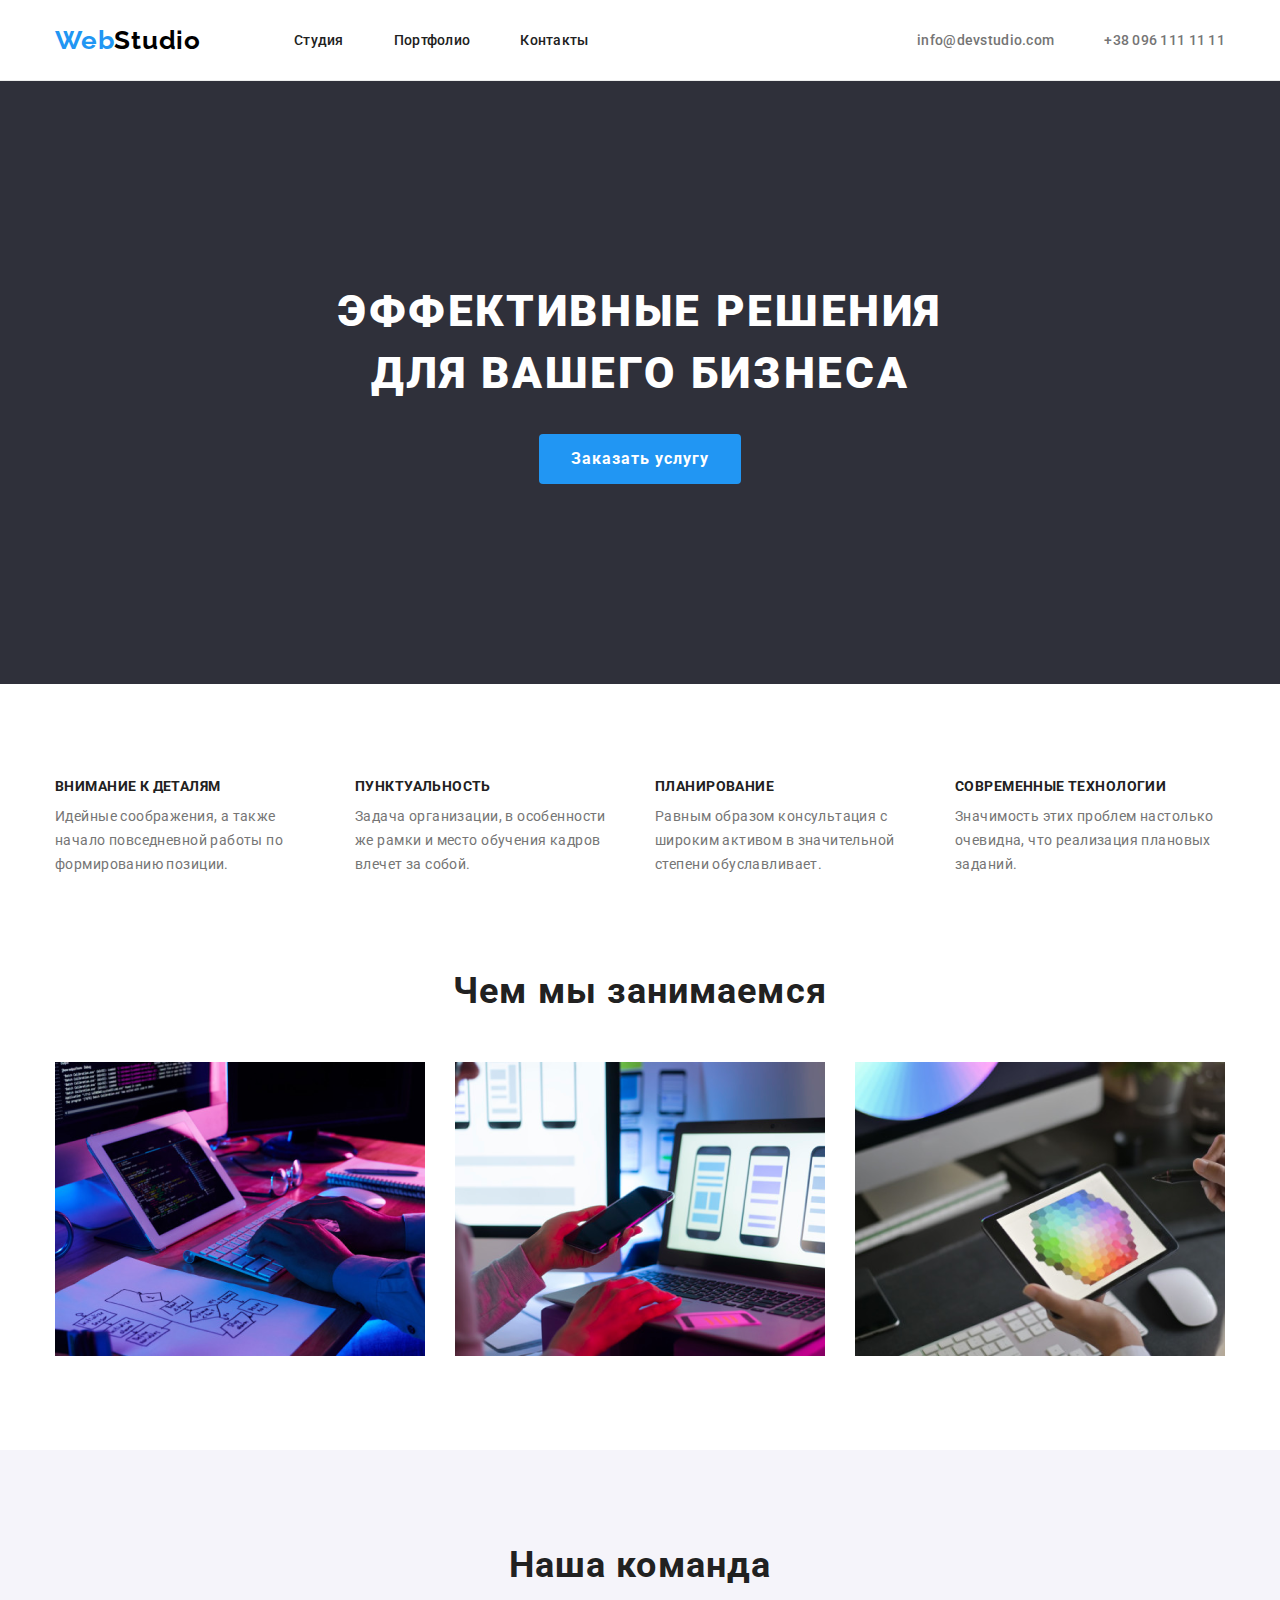
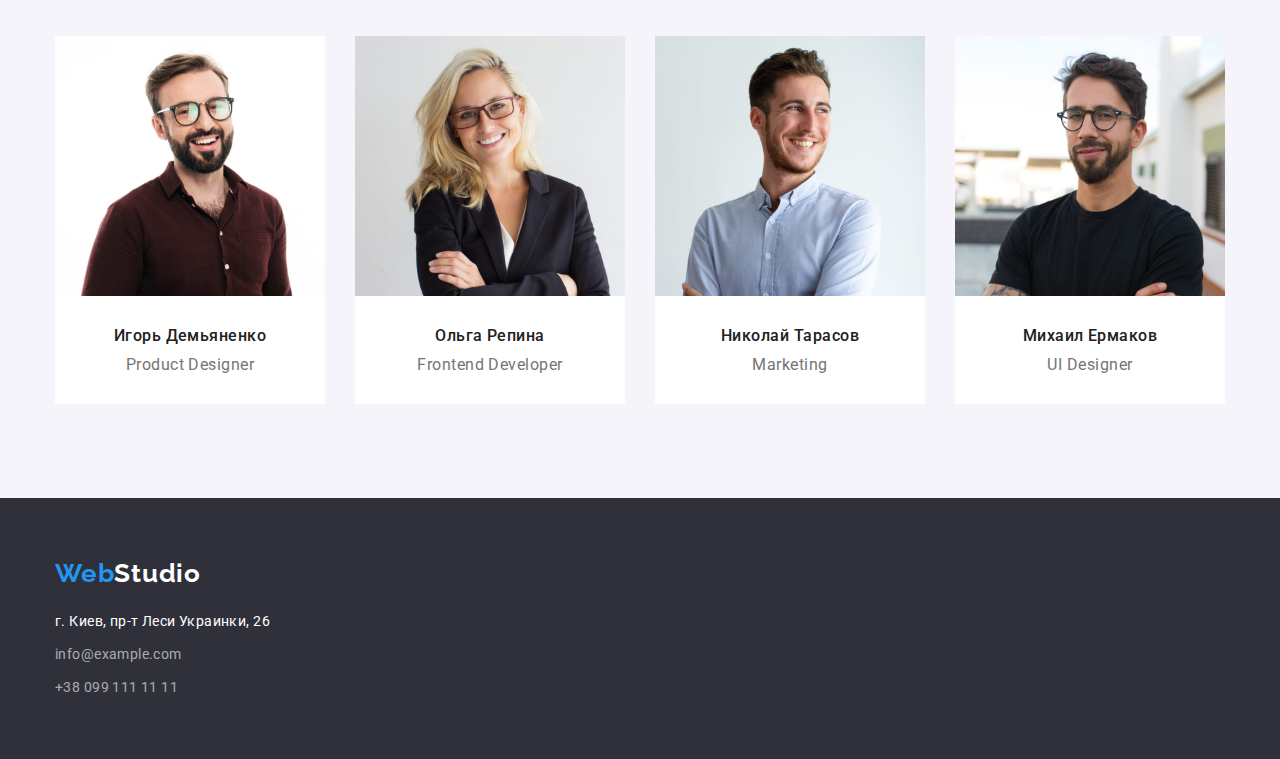
<file: index.html>
<!DOCTYPE html>
<html lang="ru">
  <head>
    <meta charset="UTF-8" />
    <meta http-equiv="X-UA-Compatible" content="IE=edge" />
    <meta name="viewport" content="width=device-width, initial-scale=1.0" />
    <link rel="preconnect" href="https://fonts.googleapis.com" />
    <link rel="preconnect" href="https://fonts.gstatic.com" crossorigin />
    <link
      href="https://fonts.googleapis.com/css2?family=Raleway:wght@700&family=Roboto:wght@400;500;700;900&display=swap"
      rel="stylesheet"
    />
    <link
      rel="stylesheet"
      href="https://cdn.jsdelivr.net/npm/modern-normalize@1/modern-normalize.min.css"
    />
    <link rel="stylesheet" href="./css/styles.css" />
    <title>Главная</title>
  </head>

  <body>
    <!--Шапка сайта-->
    <header class="head-site">
      <div class="head-container container">
        <!--Блок навигации по страницам-->
        <nav class="nav">
          <!-- Логотип -->
          <a href="./index.html" lang="en" class="logo">
            <span class="logo-web">Web</span><span class="logo-studio">Studio</span>
          </a>
          <!-- Навигация по сайту -->
          <ul class="nav-list">
            <li class="nav-item">
              <a href="./index.html" class="nav-link active-link">Студия</a>
            </li>
            <li class="nav-item">
              <a href="./portfolio.html" class="nav-link">Портфолио</a>
            </li>
            <li class="nav-item">
              <a href="" class="nav-link">Контакты</a>
            </li>
          </ul>
        </nav>
        <!-- Каналы связи со студией -->
        <ul class="comm-list">
          <li class="comm-item">
            <a href="mailto:info@devstudio.com" class="comm-link">info@devstudio.com</a>
          </li>
          <li class="comm-item">
            <a href="tel:+380961111111" class="comm-link">+38 096 111 11 11</a>
          </li>
        </ul>
      </div>
    </header>

    <!--Основной контент страницы-->
    <main>
      <!--Главное представление студии Секция Герой-->
      <section class="hero">
        <div class="container">
          <h1 class="hero-title">Эффективные решения для вашего бизнеса</h1>
          <button type="button" class="primary-button button">Заказать услугу</button>
        </div>
      </section>

      <!--Наши преимущества-->
      <section class="section about-section">
        <div class="container">
          <h2 class="visually-hidden">Наши преимущества</h2>
          <ul class="about-list">
            <li class="about-item">
              <h3 class="about-title">Внимание к деталям</h3>
              <p class="about-text">
                Идейные соображения, а также начало повседневной работы по формированию позиции.
              </p>
            </li>
            <li class="about-item">
              <h3 class="about-title">Пунктуальность</h3>
              <p class="about-text">
                Задача организации, в особенности же рамки и место обучения кадров влечет за собой.
              </p>
            </li>
            <li class="about-item">
              <h3 class="about-title">Планирование</h3>
              <p class="about-text">
                Равным образом консультация с широким активом в значительной степени обуславливает.
              </p>
            </li>
            <li class="about-item">
              <h3 class="about-title">Современные технологии</h3>
              <p class="about-text">
                Значимость этих проблем настолько очевидна, что реализация плановых заданий.
              </p>
            </li>
          </ul>
        </div>
      </section>

      <!--Чем Мы занимаемся-->
      <section class="section">
        <div class="container">
          <h2 class="whatwedo-titel title-seclion">Чем мы занимаемся</h2>
          <ul class="whatwedo-list">
            <li class="whatwedo-item">
              <img
                src="./images/box1.png"
                alt="Работа с созданием продукта на планшете"
                width="370"
                height="294"
                class="whatwedo-img"
              />
            </li>
            <li class="whatwedo-item">
              <img
                src="./images/box2.png"
                alt="Работа с видом продукта на смартфонах"
                width="370"
                height="294"
                class="whatwedo-img"
              />
            </li>
            <li class="whatwedo-item">
              <img
                src="./images/box3.png"
                alt="Выбор цвета на планшете"
                width="370"
                height="294"
                class="whatwedo-img"
              />
            </li>
          </ul>
        </div>
      </section>

      <!--Наша команда-->
      <section class="ourteam section">
        <div class="container">
          <h2 class="ourteam-titel title-seclion">Наша команда</h2>
          <ul class="ourteam-list">
            <li class="ourteam-item">
              <img
                src="./images/our-comand/img0.jpg"
                alt="Фото Игорь Демьяненко"
                width="270"
                height="260"
                class="ourteam-img"
              />
              <div class="ourteam-text">
                <h3 class="ourteam-name">Игорь Демьяненко</h3>
                <p class="outrteam-prof">Product Designer</p>
              </div>
            </li>
            <li class="ourteam-item">
              <img
                src="./images/our-comand/img1.jpg"
                alt="Фото Ольга Репина"
                width="270"
                height="260"
                class="ourteam-img"
              />
              <div class="ourteam-text">
                <h3 class="ourteam-name">Ольга Репина</h3>
                <p class="outrteam-prof">Frontend Developer</p>
              </div>
            </li>
            <li class="ourteam-item">
              <img
                src="./images/our-comand/img2.jpg"
                alt="Фото Николай Тарасов"
                width="270"
                height="260"
                class="ourteam-img"
              />
              <div class="ourteam-text">
                <h3 class="ourteam-name">Николай Тарасов</h3>
                <p class="outrteam-prof">Marketing</p>
              </div>
            </li>
            <li class="ourteam-item">
              <img
                src="./images/our-comand/img3.jpg"
                alt="Фото Михаил Ермаков"
                width="270"
                height="260"
                class="ourteam-img"
              />
              <div class="ourteam-text">
                <h3 class="ourteam-name">Михаил Ермаков</h3>
                <p class="outrteam-prof">UI Designer</p>
              </div>
            </li>
          </ul>
        </div>
      </section>
    </main>

    <!--Footer-->
    <footer class="footer">
      <div class="container">
        <a href="./index.html" lang="en" class="logo footer-logo">
          <span class="logo-web">Web</span><span class="footer-logo-studio">Studio</span>
        </a>

        <address class="address">
          <p class="address-text">г. Киев, пр-т Леси Украинки, 26</p>
          <ul>
            <li class="address-item">
              <a href="mailto:info@example.com" class="footer-comm"> info@example.com </a>
            </li>
            <li class="address-item">
              <a href="tel:+380991111111" class="footer-comm"> +38 099 111 11 11 </a>
            </li>
          </ul>
        </address>
      </div>
    </footer>
  </body>
</html>
</file>
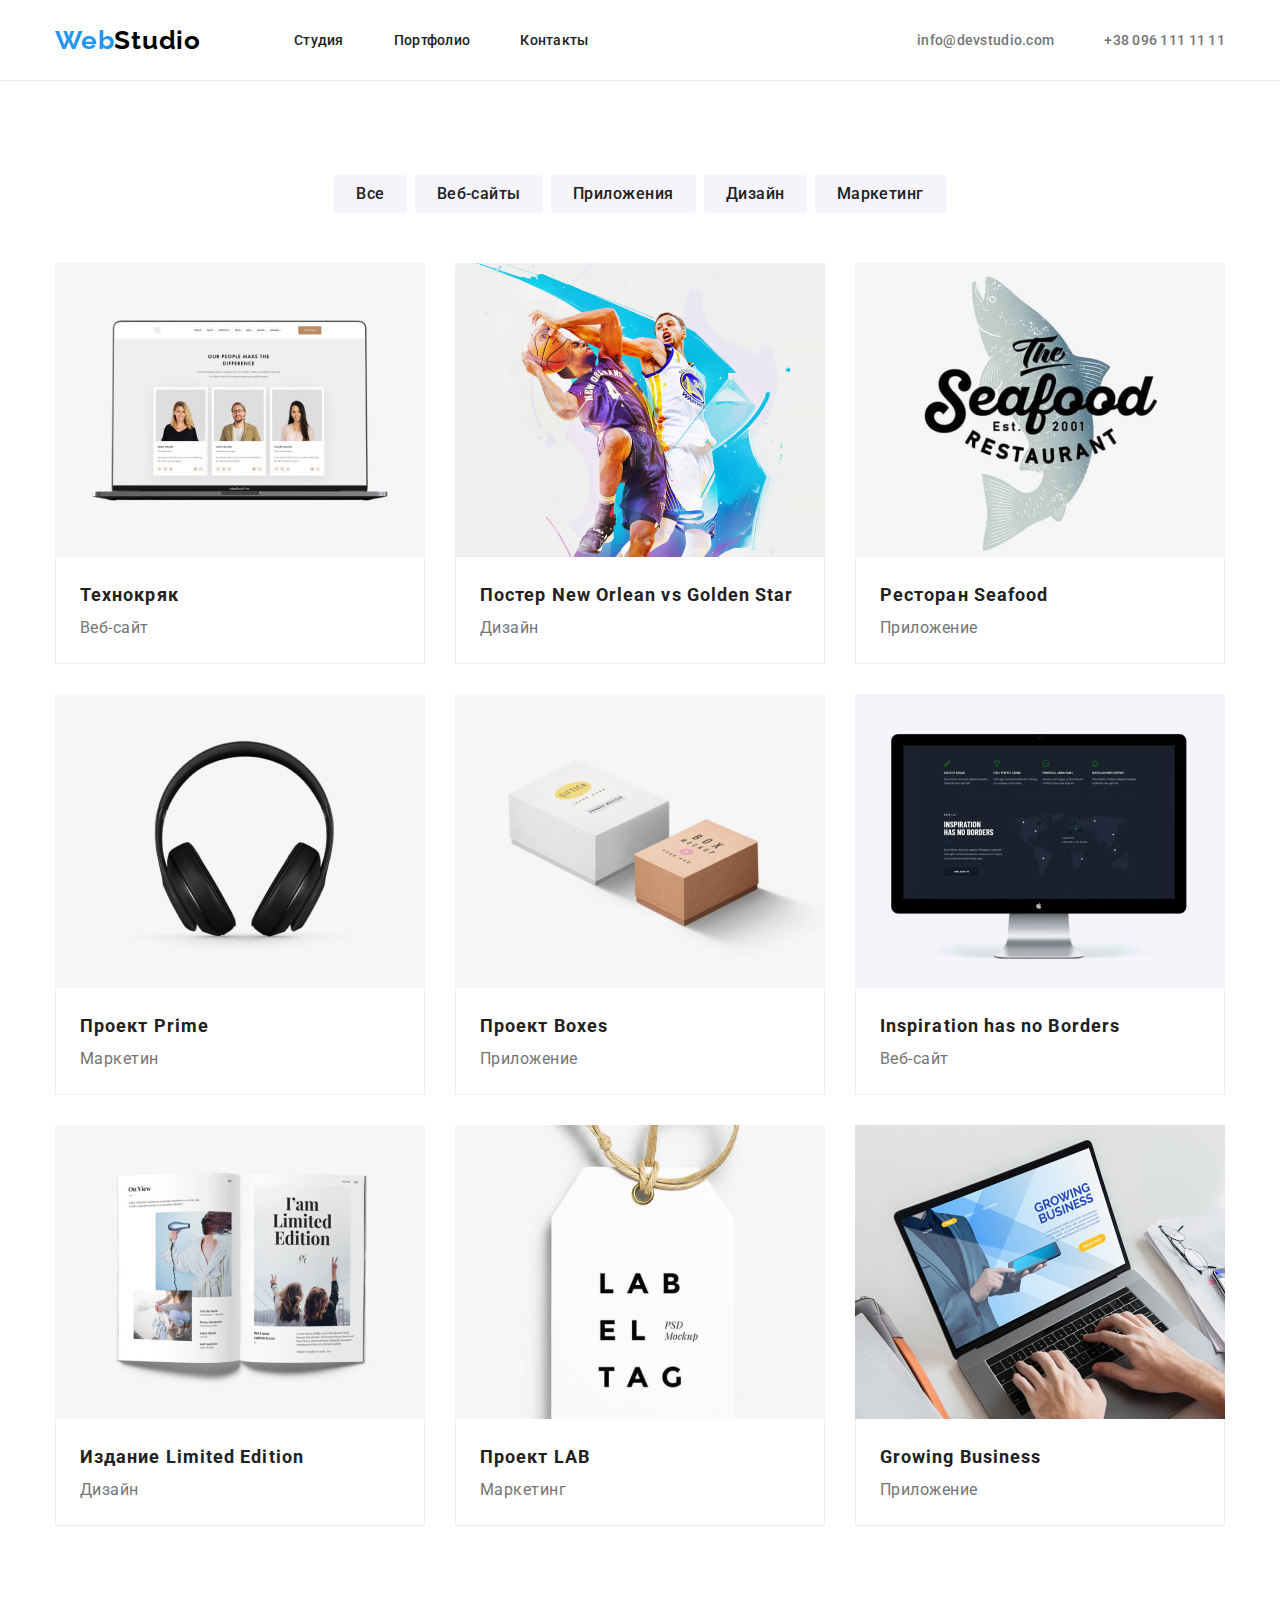
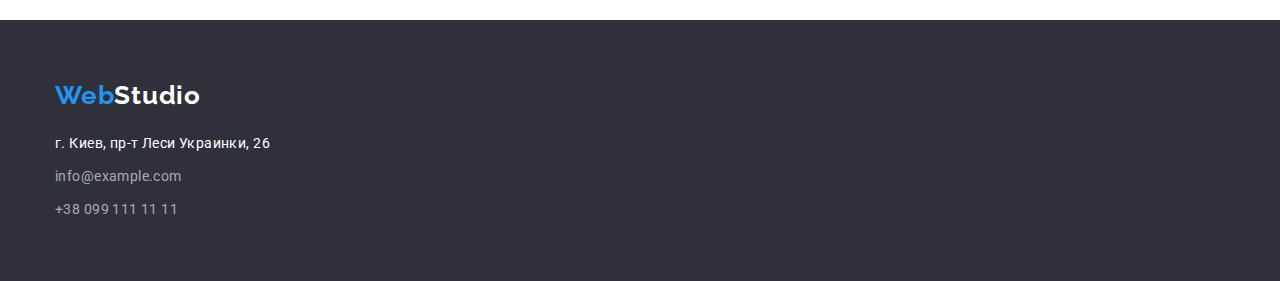
<file: portfolio.html>
<!DOCTYPE html>
<html lang="ru">
  <head>
    <meta charset="UTF-8" />
    <meta http-equiv="X-UA-Compatible" content="IE=edge" />
    <meta name="viewport" content="width=device-width, initial-scale=1.0" />
    <link rel="preconnect" href="https://fonts.googleapis.com" />
    <link rel="preconnect" href="https://fonts.gstatic.com" crossorigin />
    <link
      href="https://fonts.googleapis.com/css2?family=Raleway:wght@700&family=Roboto:wght@400;500;700;900&display=swap"
      rel="stylesheet"
    />
    <link
      rel="stylesheet"
      href="https://cdn.jsdelivr.net/npm/modern-normalize@1/modern-normalize.min.css"
    />
    <link rel="stylesheet" href="./css/styles.css" />
    <title>Портфолио</title>
  </head>

  <body>
    <!--Шапка сайта-->
    <header class="head-site">
      <div class="head-container container">
        <!--Блок навигации по страницам-->
        <nav class="nav">
          <!-- Логотип -->
          <a href="./index.html" lang="en" class="logo">
            <span class="logo-web">Web</span><span class="logo-studio">Studio</span>
          </a>
          <!-- Навигация по сайту -->
          <ul class="nav-list">
            <li class="nav-item">
              <a href="./index.html" class="nav-link">Студия</a>
            </li>
            <li class="nav-item">
              <a href="./portfolio.html" class="nav-link active-link">Портфолио</a>
            </li>
            <li class="nav-item">
              <a href="" class="nav-link">Контакты</a>
            </li>
          </ul>
        </nav>
        <!-- Каналы связи со студией -->
        <ul class="comm-list">
          <li class="comm-item">
            <a href="mailto:info@devstudio.com" class="comm-link">info@devstudio.com</a>
          </li>
          <li class="comm-item">
            <a href="tel:+380961111111" class="comm-link">+38 096 111 11 11</a>
          </li>
        </ul>
      </div>
    </header>

    <!-- Основной контент страницы -->
    <main>
      <section class="section">
        <div class="container">
          <h1 class="visually-hidden">Портфолио Веб-Студии</h1>
          <!-- Наши услуги -->
          <h2 class="visually-hidden">Список наших услуг</h2>
          <ul class="servece-list">
            <li class="list-btn">
              <button type="button" class="service-button button">Все</button>
            </li>
            <li class="list-btn">
              <button type="button" class="service-button button">Веб-сайты</button>
            </li>
            <li class="list-btn">
              <button type="button" class="service-button button">Приложения</button>
            </li>
            <li class="list-btn">
              <button type="button" class="service-button button">Дизайн</button>
            </li>
            <li class="list-btn">
              <button type="button" class="service-button button">Маркетинг</button>
            </li>
          </ul>

          <!-- Наши проекты -->
          <h2 class="visually-hidden">Наши проекты</h2>
          <ul class="ourprj">
            <li class="ourpjc-list">
              <img
                src="./images/portfolio/portfolio-1.jpg"
                alt="Ноутбук с отображённым сайтом"
                width="370"
                heigth="294"
              />
              <div class="name-prj">
                <h3 class="ourprj-title">Технокряк</h3>
                <p class="ourprj-text">Веб-сайт</p>
              </div>
            </li>
            <li class="ourpjc-list">
              <img
                src="./images/portfolio/portfolio-2.jpg"
                alt="Постер с игроками в баскетбол"
                width="370"
                heigth="294"
              />
              <div class="name-prj">
                <h3 class="ourprj-title">Постер New Orlean vs Golden Star</h3>
                <p class="ourprj-text">Дизайн</p>
              </div>
            </li>
            <li class="ourpjc-list">
              <img
                src="./images/portfolio/portfolio-3.jpg"
                alt="Логотип ресторана морской еды"
                width="370"
                heigth="294"
              />
              <div class="name-prj">
                <h3 class="ourprj-title">Ресторан Seafood</h3>
                <p class="ourprj-text">Приложение</p>
              </div>
            </li>
            <li class="ourpjc-list">
              <img
                src="./images/portfolio/portfolio-4.jpg"
                alt="Наушники"
                width="370"
                heigth="294"
              />
              <div class="name-prj">
                <h3 class="ourprj-title">Проект Prime</h3>
                <p class="ourprj-text">Маркетин</p>
              </div>
            </li>
            <li class="ourpjc-list">
              <img
                src="./images/portfolio/portfolio-5.jpg"
                alt="Коробки разных видов"
                width="370"
                heigth="294"
              />
              <div class="name-prj">
                <h3 class="ourprj-title">Проект Boxes</h3>
                <p class="ourprj-text">Приложение</p>
              </div>
            </li>
            <li class="ourpjc-list">
              <img
                src="./images/portfolio/portfolio-6.jpg"
                alt="Сайт проекта Вдохновение не имеет границ"
                width="370"
                heigth="294"
              />
              <div class="name-prj">
                <h3 class="ourprj-title">Inspiration has no Borders</h3>
                <p class="ourprj-text">Веб-сайт</p>
              </div>
            </li>
            <li class="ourpjc-list">
              <img
                src="./images/portfolio/portfolio-7.jpg"
                alt="Книга с названием Ограниченое издание"
                width="370"
                heigth="294"
              />
              <div class="name-prj">
                <h3 class="ourprj-title">Издание Limited Edition</h3>
                <p class="ourprj-text">Дизайн</p>
              </div>
            </li>
            <li class="ourpjc-list">
              <img
                src="./images/portfolio/portfolio-8.jpg"
                alt="Бирка с названием проекта ЛАБ"
                width="370"
                heigth="294"
              />
              <div class="name-prj">
                <h3 class="ourprj-title">Проект LAB</h3>
                <p class="ourprj-text">Маркетинг</p>
              </div>
            </li>
            <li class="ourpjc-list">
              <img
                src="./images/portfolio/portfolio-9.jpg"
                alt="Человек работает за ноутбуком в приложении"
                width="370"
                heigth="294"
              />
              <div class="name-prj">
                <h3 class="ourprj-title">Growing Business</h3>
                <p class="ourprj-text">Приложение</p>
              </div>
            </li>
          </ul>
        </div>
      </section>
    </main>

    <!--Footer-->
    <footer class="footer">
      <div class="container">
        <a href="./index.html" lang="en" class="logo footer-logo">
          <span class="logo-web">Web</span><span class="footer-logo-studio">Studio</span>
        </a>

        <address class="address">
          <p class="address-text">г. Киев, пр-т Леси Украинки, 26</p>
          <ul>
            <li class="address-item">
              <a href="mailto:info@example.com" class="footer-comm"> info@example.com </a>
            </li>
            <li class="address-item">
              <a href="tel:+380991111111" class="footer-comm"> +38 099 111 11 11 </a>
            </li>
          </ul>
        </address>
      </div>
    </footer>
  </body>
</html>
</file>
<file: css/styles.css>
:root {
  --logo-text-font: 'Raleway', sans-serif;
  --nohover-navlink-color: #212121;
  --hover-cont-link: #2196f3;
  --primary-text-color: #757575;
  --communication-color: rgba(255, 255, 255, 0.6);
  --button-text-color: #ffffff;
  --title-text-color: #212121;
  --primary-font: 'Roboto', sans-serif;
  --card-set-gap: 30px;
  --primary-letter-spacing: 0.03em;
}

body {
  background-color: #ffffff;
  font-family: var(--primary-font);
  color: var(--primary-text-color);
}
a {
  text-decoration: none;
}
li {
  list-style: none;
}
h1,
h2,
h3,
h4,
h5,
h6,
p,
ul {
  margin: 0;
  padding: 0;
}
img {
  display: block;
  max-width: 100%;
}

/* Общие стили */
.title-seclion {
  font-weight: bold;
  font-size: 36px;
  line-height: 42px;
  text-align: center;
  letter-spacing: var(--primary-letter-spacing);
}
.button {
  font-family: inherit;
  cursor: pointer;
  border: none;
}
.container {
  margin-left: auto;
  margin-right: auto;
  width: 1200px;
  padding-left: 15px;
  padding-right: 15px;
}
.section {
  padding-top: 94px;
  padding-bottom: 94px;
}
/* Cкрытый заголовко h2 */
.visually-hidden {
  position: absolute;
  width: 1px;
  height: 1px;
  margin: -1px;
  border: 0;
  padding: 0;

  white-space: nowrap;
  clip-path: inset(100%);
  clip: rect(0 0 0 0);
  overflow: hidden;
}
/* Подсвечивание текущей страницы */
.active-link:visited {
  color: var(--hover-cont-link);
}

/* Стили шапки */
.head-site {
  border-bottom: 1px solid #ececec;

  font-weight: 500;
  font-size: 14px;
  line-height: 16px;
  letter-spacing: 0.02em;
}

/* Контейнер для стилизации */
.head-container {
  display: flex;
  align-items: center;
  justify-content: space-between;
}

/* Логотип */
.logo {
  margin-right: 93px;

  font-family: var(--logo-text-font);
  font-weight: bold;
  font-size: 26px;
  line-height: 31px;
  letter-spacing: var(--primary-letter-spacing);
}
.logo-web {
  color: #2196f3;
}
.logo-studio {
  color: #000000;
}
.footer-logo-studio {
  color: #ffffff;
}

/* Навигация */
.nav {
  display: flex;
  align-items: center;
}
.nav-list {
  display: flex;
}
.nav-link {
  display: block;
  padding-top: 32px;
  padding-bottom: 32px;

  font-weight: 500;
  font-size: 14px;
  line-height: 16px;
  letter-spacing: 0.02em;
  color: var(--nohover-navlink-color);
}
.nav-link:hover,
.nav-link:focus {
  color: #2196f3;
}
.nav-item + .nav-item {
  margin-left: 50px;
}

/* Каналы связи со студией */
.comm-list {
  display: flex;
}

.comm-link {
  letter-spacing: 0.02em;
  color: var(--primary-text-color);
}
.comm-link:hover,
.comm-link:focus {
  color: var(--hover-cont-link);
}
.comm-item + .comm-item {
  margin-left: 50px;
}

/* Основной контент страницы */
/* Секция hero с заказом услуг */
.hero {
  padding-top: 200px;
  padding-bottom: 200px;
  background-color: #2f303a;
}
.hero-title {
  margin-right: auto;
  margin-bottom: 30px;
  margin-left: auto;
  width: 696px;
  letter-spacing: 0.06em;

  text-align: center;
  text-transform: uppercase;
  font-weight: 900;
  font-size: 44px;
  line-height: 1.4;
  color: #ffffff;
}
.primary-button {
  display: block;
  margin-right: auto;
  margin-left: auto;
  padding-top: 10px;
  padding-right: 32px;
  padding-bottom: 10px;
  padding-left: 32px;
  min-width: 200px;
  border-radius: 4px;

  background-color: #2196f3;
  font-weight: bold;
  font-size: 16px;
  line-height: 30px;
  letter-spacing: 0.06em;
  color: var(--button-text-color);
}
/* Секция Наши преимущества */
.about-section {
  padding-bottom: 0;
}
.about-list {
  display: flex;
}
.about-item {
  width: 270px;
}
.about-item + .about-item {
  margin-left: 30px;
}
/* Основная часть секции Наши преимущества*/
.about-title {
  font-weight: bold;
  font-size: 14px;
  line-height: 16px;
  text-transform: uppercase;
  letter-spacing: var(--primary-letter-spacing);
  color: var(--title-text-color);
}
.about-text {
  margin-top: 10px;

  font-size: 14px;
  line-height: 24px;
  letter-spacing: var(--primary-letter-spacing);
}

/* Секция Чем Мы занимаемся */
.whatwedo-titel {
  margin-bottom: 50px;
  color: var(--title-text-color);
}
.whatwedo-list {
  display: flex;
  justify-content: space-evenly;
}
.whatwedo-item + .whatwedo-item {
  margin-left: 30px;
}

/* Секция Наша команда */
.ourteam {
  background: #f5f4fa;
}
.ourteam-titel {
  margin-bottom: 50px;
  color: var(--title-text-color);
}
.ourteam-list {
  display: flex;
}
.ourteam-item {
  background-color: #ffffff;
  /* filter: drop-shadow(0px 4px 4px rgba(0, 0, 0, 0.25)); */
}
.ourteam-item + .ourteam-item {
  margin-left: 30px;
}
.ourteam-text {
  padding-top: 30px;
  padding-bottom: 30px;
}
.ourteam-name {
  font-weight: 500;
  font-size: 16px;
  line-height: 19px;
  text-align: center;
  letter-spacing: var(--primary-letter-spacing);
  color: var(--title-text-color);
}
.outrteam-prof {
  margin-top: 10px;

  font-size: 16px;
  line-height: 19px;
  text-align: center;
  letter-spacing: var(--primary-letter-spacing);
}

/* Footer */
.footer {
  padding-top: 60px;
  padding-bottom: 60px;
  background-color: #2f303a;
}
.footer-logo {
  display: block;
  margin-right: 0;
}
.address {
  margin-top: 20px;

  font-style: normal;
  font-size: 14px;
  line-height: 24px;
  color: #ffffff;
}
.address-text {
  margin-bottom: 9px;

  letter-spacing: var(--primary-letter-spacing);
}
.address-item + .address-item {
  margin-top: 9px;
}
.footer-comm {
  letter-spacing: var(--primary-letter-spacing);
  color: var(--communication-color);
}
.footer-comm:hover,
.footer-comm:focus {
  color: var(--hover-cont-link);
}

/* ПОРТФОЛИО */
/* Основной контент страници */
/* Навигация по проектам */
.servece-list {
  display: flex;
  justify-content: center;
  margin-bottom: 50px;
}
.service-button {
  padding-top: 6px;
  padding-right: 22px;
  padding-bottom: 6px;
  padding-left: 22px;
  border-radius: 4px;

  font-weight: 500;
  font-size: 16px;
  line-height: 26px;
  text-align: center;
  letter-spacing: var(--primary-letter-spacing);
  color: var(--title-text-color);
  background-color: #f5f4fa;
}
.service-button:hover,
.service-button:focus {
  color: var(--button-text-color);
  background-color: #2196f3;
}
.list-btn + .list-btn {
  margin-left: 8px;
}

/* Секция Наши проекты */
.ourprj {
  display: flex;
  flex-wrap: wrap;
  margin-top: calc(-1 * var(--card-set-gap));
  margin-left: calc(-1 * var(--card-set-gap));
}
.ourpjc-list {
  margin-top: var(--card-set-gap);
  margin-left: var(--card-set-gap);
  flex-basis: calc(100% / 3 - var(--card-set-gap));
}
.ourprj-title {
  font-weight: bold;
  font-size: 18px;
  line-height: 36px;
  letter-spacing: 0.06em;
  color: var(--title-text-color);
}
.ourprj-text {
  margin-top: 4;

  font-size: 16px;
  line-height: 30px;
  letter-spacing: var(--primary-letter-spacing);
}
.name-prj {
  padding-top: 20px;
  padding-right: 24px;
  padding-bottom: 20px;
  padding-left: 24px;

  border-right: 1px solid #eeeeee;
  border-bottom: 1px solid #eeeeee;
  border-left: 1px solid #eeeeee;
}
</file>
